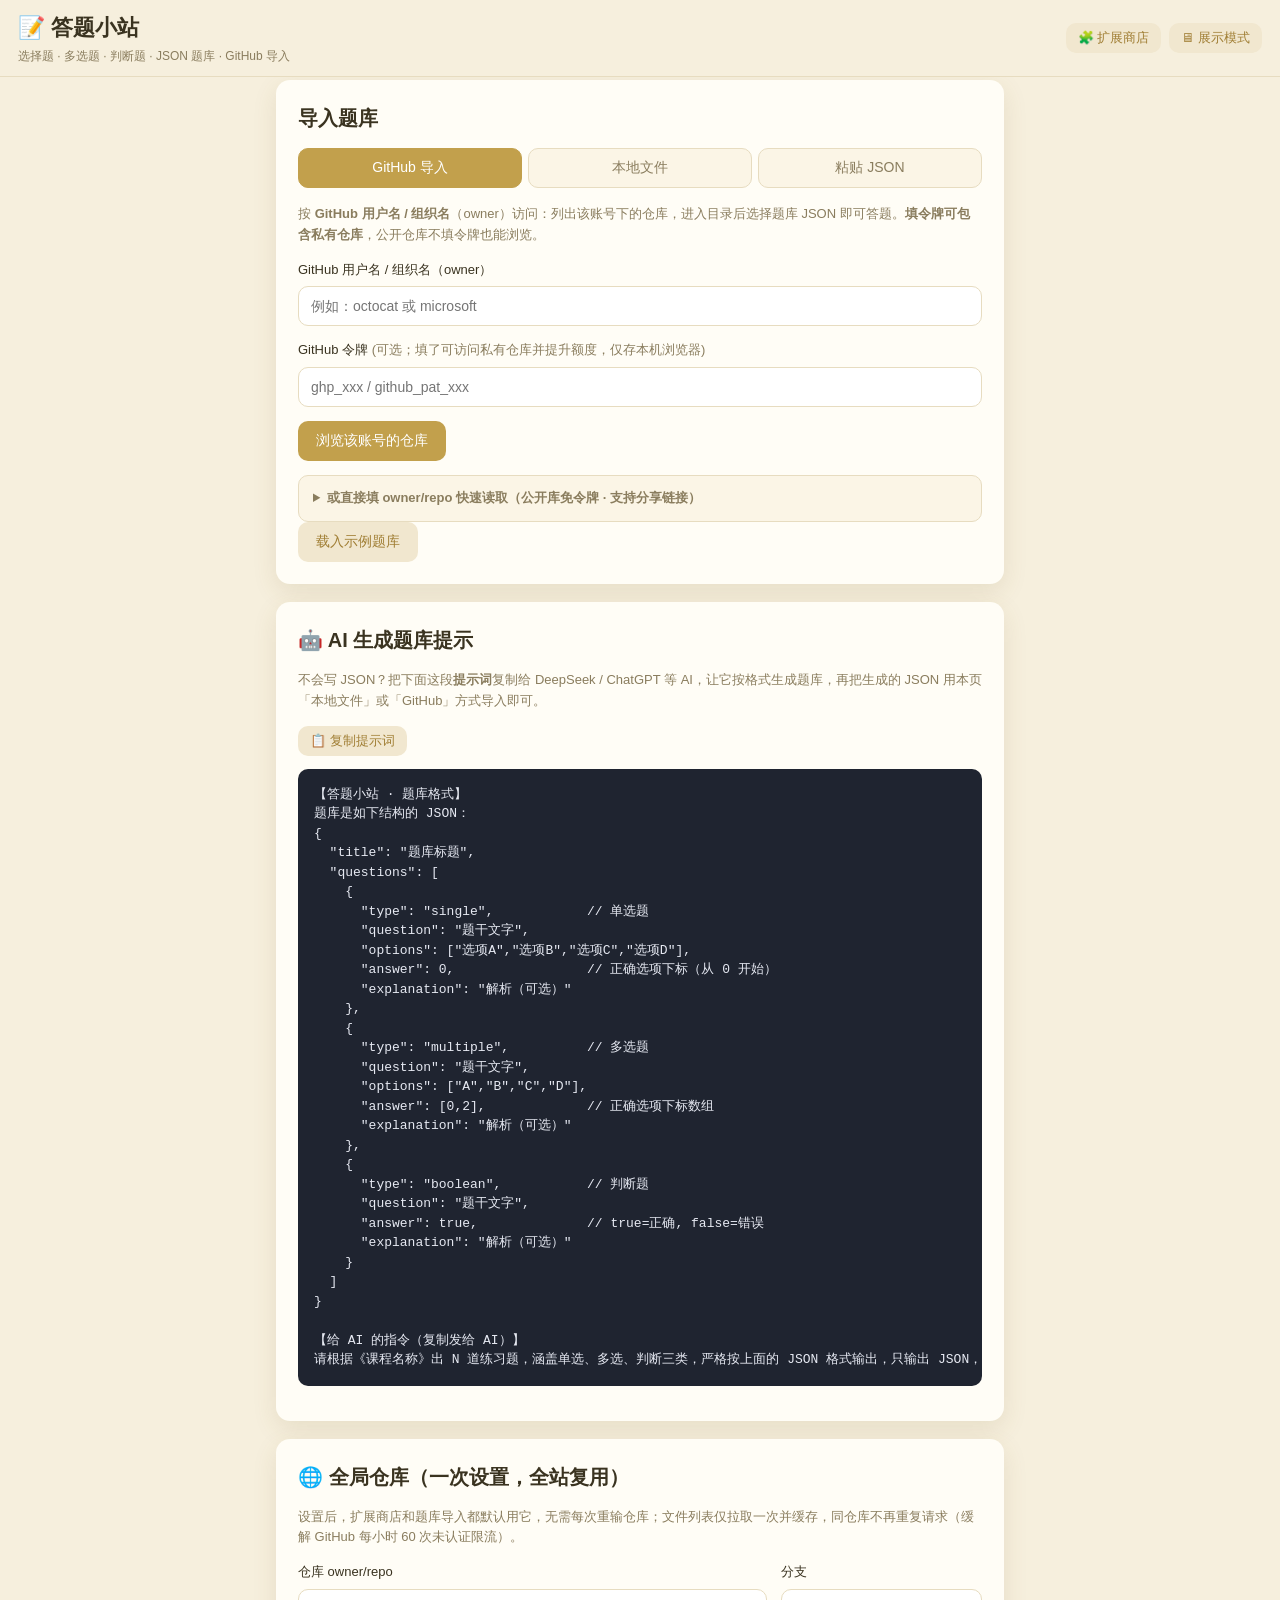
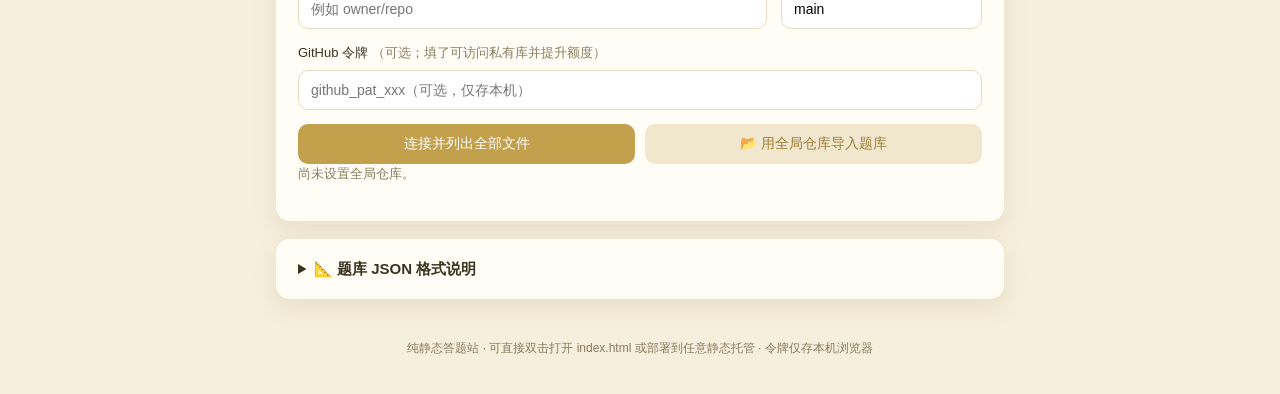
<file: index.html>
<!DOCTYPE html>
<html lang="zh-CN">
<head>
  <meta charset="UTF-8" />
  <meta name="viewport" content="width=device-width, initial-scale=1.0" />
  <title>答题小站 · 选择题 / 判断题</title>
  <link rel="stylesheet" href="styles.css" />
</head>
<body>
  <header class="site-header">
    <div class="header-left">
      <h1>📝 答题小站</h1>
      <p class="subtitle">选择题 · 多选题 · 判断题 · JSON 题库 · GitHub 导入</p>
    </div>
    <div class="header-actions">
      <button class="btn ghost small" id="open-ext-btn">🧩 扩展商店</button>
      <button class="btn ghost small" id="display-btn">🖥 展示模式</button>
    </div>
  </header>

  <main class="container">
    <!-- ========== 导入区 ========== -->
    <section id="import-section" class="card">
      <h2>导入题库</h2>
      <div class="tabs" role="tablist">
        <button class="tab active" data-tab="github" role="tab">GitHub 导入</button>
        <button class="tab" data-tab="file" role="tab">本地文件</button>
        <button class="tab" data-tab="paste" role="tab">粘贴 JSON</button>
      </div>

      <!-- GitHub -->
      <div class="tab-panel active" data-panel="github">
        <!-- 已保存令牌：默认不用，先询问 -->
        <div id="gh-saved" class="saved-token" hidden>
          <span class="saved-text">🔑 检测到本机已保存 GitHub 令牌，是否使用它？（仅用于访问私有库或提升额度，公开库无需令牌）</span>
          <div class="saved-actions">
            <button class="btn primary small" id="gh-use-token">使用该令牌</button>
            <button class="btn ghost small" id="gh-del-token">删除令牌</button>
          </div>
        </div>
        <!-- 直接用名字访问（免令牌，公开库） -->
        <div id="gh-connect">
          <!-- 主流程：按 owner 名字浏览（不预先指定仓库；含私有库需令牌） -->
          <div id="gh-primary">
            <p class="hint">按 <b>GitHub 用户名 / 组织名</b>（owner）访问：列出该账号下的仓库，进入目录后选择题库 JSON 即可答题。<b>填令牌可包含私有仓库</b>，公开仓库不填令牌也能浏览。</p>
            <div class="field">
              <label>GitHub 用户名 / 组织名（owner）</label>
              <input type="text" id="gh-owner" placeholder="例如：octocat 或 microsoft" />
            </div>
            <div class="field">
              <label>GitHub 令牌 <span class="muted">(可选；填了可访问私有仓库并提升额度，仅存本机浏览器)</span></label>
              <input type="password" id="gh-token" placeholder="ghp_xxx / github_pat_xxx" autocomplete="off" />
            </div>
            <button class="btn primary" id="gh-connect-btn">浏览该账号的仓库</button>
          </div>

          <details class="adv">
            <summary>或直接填 owner/repo 快速读取（公开库免令牌 · 支持分享链接）</summary>
            <p class="hint muted">也支持分享链接 <code>?repo=owner/repo</code> 直接打开并加载题库。</p>
            <div class="direct-box">
              <input type="text" id="gh-direct" placeholder="例如：owner/repo 或 owner/repo/quiz.json" />
              <button class="btn ghost" id="gh-direct-btn">直接读取</button>
            </div>
          </details>

          <!-- 多个 JSON 时的选择面板 -->
          <div id="gh-pick" hidden>
            <p class="hint" id="gh-pick-hint"></p>
            <div class="file-tree" id="gh-pick-list"></div>
            <div class="pick-actions">
              <button class="btn success" id="gh-merge-btn">合并全部并答题</button>
              <button class="btn ghost" id="gh-browse-all">浏览全部文件</button>
            </div>
          </div>
        </div>

        <!-- 已连接：浏览 -->
        <div id="gh-browse" hidden>
          <div class="connected-bar">
            <span id="gh-login"></span>
            <button class="btn ghost small" id="gh-logout">断开</button>
          </div>
          <div class="row">
            <div class="field grow">
              <label>仓库</label>
              <select id="gh-repo"></select>
            </div>
            <div class="field">
              <label>分支</label>
              <select id="gh-branch"></select>
            </div>
          </div>
          <div class="field">
            <label>选择题库文件 <span class="muted">(点文件夹进入，点文件选中)</span></label>
            <div class="breadcrumb" id="gh-path"></div>
            <div class="file-tree" id="gh-tree"></div>
          </div>
          <button class="btn primary" id="gh-load">读取选中的题库</button>
        </div>

        <button class="btn ghost" id="gh-sample">载入示例题库</button>
      </div>

      <!-- 本地文件 -->
      <div class="tab-panel" data-panel="file">
        <p class="hint">选择一个 .json 题库文件上传。</p>
        <div class="field">
          <label>JSON 文件</label>
          <input type="file" id="file-input" accept=".json,application/json" />
        </div>
        <button class="btn primary" id="file-load">上传并加载</button>
        <button class="btn ghost" id="file-sample">载入示例题库</button>
      </div>

      <!-- 粘贴 -->
      <div class="tab-panel" data-panel="paste">
        <p class="hint">把题库 JSON 直接粘贴到下方文本框。</p>
        <div class="field">
          <label>JSON 内容</label>
          <textarea id="paste-input" rows="10" placeholder='{"title":"我的题库","questions":[...]}'></textarea>
        </div>
        <button class="btn primary" id="paste-load">解析并加载</button>
      </div>

      <div id="import-error" class="alert error" hidden></div>
    </section>

    <!-- ========== AI 生成题库提示 ========== -->
    <section class="card">
      <h2>🤖 AI 生成题库提示</h2>
      <p class="hint">不会写 JSON？把下面这段<b>提示词</b>复制给 DeepSeek / ChatGPT 等 AI，让它按格式生成题库，再把生成的 JSON 用本页「本地文件」或「GitHub」方式导入即可。</p>
      <div class="ai-prompt-box">
        <button class="btn ghost small" id="ai-copy-btn">📋 复制提示词</button>
        <pre id="ai-prompt" class="code">【答题小站 · 题库格式】
题库是如下结构的 JSON：
{
  "title": "题库标题",
  "questions": [
    {
      "type": "single",            // 单选题
      "question": "题干文字",
      "options": ["选项A","选项B","选项C","选项D"],
      "answer": 0,                 // 正确选项下标（从 0 开始）
      "explanation": "解析（可选）"
    },
    {
      "type": "multiple",          // 多选题
      "question": "题干文字",
      "options": ["A","B","C","D"],
      "answer": [0,2],             // 正确选项下标数组
      "explanation": "解析（可选）"
    },
    {
      "type": "boolean",           // 判断题
      "question": "题干文字",
      "answer": true,              // true=正确, false=错误
      "explanation": "解析（可选）"
    }
  ]
}

【给 AI 的指令（复制发给 AI）】
请根据《课程名称》出 N 道练习题，涵盖单选、多选、判断三类，严格按上面的 JSON 格式输出，只输出 JSON，不要任何额外说明。</pre>
      </div>
    </section>

    <!-- ========== 全局仓库 ========== -->
    <section id="global-repo-section" class="card">
      <h2>🌐 全局仓库（一次设置，全站复用）</h2>
      <p class="hint">设置后，扩展商店和题库导入都默认用它，无需每次重输仓库；文件列表仅拉取一次并缓存，同仓库不再重复请求（缓解 GitHub 每小时 60 次未认证限流）。</p>
      <div class="row">
        <div class="field grow">
          <label>仓库 owner/repo</label>
          <input type="text" id="gr-repo" placeholder="例如 owner/repo" />
        </div>
        <div class="field">
          <label>分支</label>
          <input type="text" id="gr-branch" placeholder="main" />
        </div>
      </div>
      <div class="field">
        <label>GitHub 令牌 <span class="muted">（可选；填了可访问私有库并提升额度）</span></label>
        <input type="password" id="gr-token" placeholder="github_pat_xxx（可选，仅存本机）" autocomplete="off" />
      </div>
      <div class="pick-actions">
        <button class="btn primary" id="gr-connect">连接并列出全部文件</button>
        <button class="btn ghost" id="gr-import">📂 用全局仓库导入题库</button>
        <button class="btn ghost" id="gr-refresh" hidden>🔄 刷新文件列表</button>
      </div>
      <p class="hint" id="gr-status"></p>
    </section>

    <!-- ========== 扩展商店（浮层 / 新界面） ========== -->
    <div id="ext-overlay" class="ext-overlay" hidden>
      <div class="ext-overlay-mask" data-ext-close></div>
      <div class="ext-overlay-box">
        <div class="ext-overlay-head">
          <h2>🧩 扩展商店</h2>
          <button class="btn ghost small" data-ext-close>✕ 关闭</button>
        </div>
        <p class="hint">按需开启扩展：资源均来自你的 GitHub 仓库（免服务器），配置自动保存在本机浏览器。开启后开始答题即可生效。</p>

      <!-- 1. 背景与主题色 -->
      <div class="ext-card" data-ext="bg">
        <div class="ext-head">
          <label class="switch"><input type="checkbox" data-ext-toggle="bg"><span class="slider"></span></label>
          <span class="ext-title">🎨 更多背景与主题色</span>
        </div>
        <p class="ext-desc">从仓库上传背景图，或选择文件夹每 30 秒轮换一张；也可自定义主题色。</p>
        <div class="ext-body" hidden>
          <div class="field">
            <label>背景模式</label>
            <select data-ext-field="bg-mode">
              <option value="image">单张图片</option>
              <option value="folder">文件夹轮换（30 秒/张）</option>
              <option value="color">纯色主题</option>
              <option value="website">网站（填入网址作为背景）</option>
            </select>
          </div>
          <div class="ext-block" data-ext-block="bg-source" hidden>
            <div class="row">
              <button class="btn ghost small" data-ext-pick="bg">从仓库选择…</button>
              <span class="ext-src" data-ext-src="bg">未选择</span>
            </div>
          </div>
          <div class="ext-block" data-ext-block="bg-color" hidden>
            <div class="field">
              <label>主题色（米黄为默认）</label>
              <input type="color" data-ext-field="bg-color" value="#c2a04c" />
            </div>
          </div>
          <div class="ext-block" data-ext-block="bg-website" hidden>
            <div class="field">
              <label>背景网站网址（仅支持 bilibili，全屏嵌入作为背景，纯展示，不挡操作）</label>
              <div class="row">
                <input type="url" data-ext-field="bg-website" placeholder="https://www.bilibili.com" />
                <button class="btn ghost small" data-ext-apply="bg-website">应用</button>
              </div>
              <p class="hint muted">仅允许 bilibili 域名（如 https://www.bilibili.com、https://player.bilibili.com）。部分页面禁止被嵌入（X-Frame-Options / CSP），此时背景不会显示。</p>
            </div>
            <div class="field">
              <label>或：从仓库 JSON 上传网址</label>
              <div class="row">
                <button class="btn ghost small" data-ext-pick="bg-website">📄 从仓库选择 JSON…</button>
                <span class="ext-src" data-ext-src="bg-website">未选择</span>
              </div>
            </div>
            <div class="field">
              <label>或：选择本地 JSON 文件（含 url / website / link 字段）</label>
              <input type="file" id="bg-website-file" accept=".json,application/json" />
            </div>
            <details class="fmt-mini">
              <summary>网址 JSON 格式</summary>
              <pre class="code"><code>{
  "url": "https://www.bilibili.com"   // 也可用 website / link 字段，仅限 bilibili
}</code></pre>
              <p class="hint muted">最简写法：文件内容直接是网址字符串 <code>"https://www.bilibili.com"</code>（仅限 bilibili 域名）</p>
            </details>
            <label class="ext-check">
              <input type="checkbox" data-ext-field="bg-interactive" />
              <span>允许在背景网页中交互（可点击、滚动背景网站）</span>
            </label>
          </div>
        </div>
      </div>

      <!-- 2. 背景音乐 -->
      <div class="ext-card" data-ext="music">
        <div class="ext-head">
          <label class="switch"><input type="checkbox" data-ext-toggle="music"><span class="slider"></span></label>
          <span class="ext-title">🎵 背景音乐附加</span>
        </div>
        <p class="ext-desc">从仓库上传音乐文件；选文件夹则按顺序播放，一首放完自动切下一首。</p>
        <div class="ext-body" hidden>
          <div class="field">
            <label>播放模式</label>
            <select data-ext-field="music-mode">
              <option value="single">单首循环</option>
              <option value="folder">文件夹顺序播放</option>
            </select>
          </div>
          <div class="row">
            <button class="btn ghost small" data-ext-pick="music">从仓库选择…</button>
            <span class="ext-src" data-ext-src="music">未选择</span>
          </div>
        </div>
      </div>

      <!-- 3. LCD 附加 -->
      <div class="ext-card" data-ext="lcd">
        <div class="ext-head">
          <label class="switch"><input type="checkbox" data-ext-toggle="lcd"><span class="slider"></span></label>
          <span class="ext-title">📟 LCD 附加</span>
        </div>
        <p class="ext-desc">在答题界面上方加一块 LCD 像素屏，从仓库上传 JSON 控制滚动内容，滚动速度偏快。</p>
        <div class="ext-body" hidden>
          <div class="row">
            <button class="btn ghost small" data-ext-pick="lcd">从仓库选择 JSON…</button>
            <span class="ext-src" data-ext-src="lcd">未选择</span>
          </div>
          <div class="field">
            <label>滚动速度（越小越快）</label>
            <input type="range" min="4" max="20" step="1" data-ext-field="lcd-speed" value="7" />
            <span class="muted" data-ext-val="lcd-speed">7 秒/轮</span>
          </div>
          <div class="field">
            <label>屏幕不透明度（10% 透明 ~ 100% 不透明）</label>
            <input type="range" min="10" max="100" step="5" data-ext-field="lcd-opacity" value="90" />
            <span class="muted" data-ext-val="lcd-opacity">90%</span>
          </div>
          <details class="fmt-mini">
            <summary>LCD 文本 JSON 格式</summary>
            <pre class="code"><code>{
  "content": "欢迎使用答题小站 ★ 内部滚动通知",
  "lines": ["第一条通知", "第二条通知"]   // 可选；与 content 二选一
}

// 也支持更简写法：
"纯文本一行"
[ "行一", "行二", "行三" ]</code></pre>
            <ul class="fmt-list">
              <li><b>content</b>：字符串，整体滚动</li>
              <li><b>lines</b>：字符串数组，逐条<b>分开</b>滚动（一行滚完再滚下一行，循环）</li>
              <li>最简形式：直接用字符串，或字符串数组</li>
            </ul>
          </details>
        </div>
      </div>

      <!-- 4. 抽取学号 -->
      <div class="ext-card" data-ext="rollcall">
        <div class="ext-head">
          <label class="switch"><input type="checkbox" data-ext-toggle="rollcall"><span class="slider"></span></label>
          <span class="ext-title">🎲 抽取学号</span>
        </div>
        <p class="ext-desc">从仓库上传学号 JSON，随机抽取一个学号，<b>抽过的自动排除</b>（不重复）。可在答题时「下一题前自动抽」，也可手动抽取；配合「🖥 展示模式」投屏使用。</p>
        <div class="ext-body" hidden>
          <div class="row">
            <button class="btn ghost small" data-ext-pick="rollcall">从仓库选择学号 JSON…</button>
            <span class="ext-src" data-ext-src="rollcall">未选择</span>
          </div>
          <div class="field">
            <label>排除名单（逗号分隔，按学号）</label>
            <input type="text" data-ext-field="rollcall-exclude" placeholder="例如：2021003, 2021020" />
          </div>
          <div class="rollcall-actions">
            <button class="btn primary small" id="rc-draw-btn">🎲 抽一个学号</button>
            <span class="muted" id="rc-drawn-count"></span>
          </div>
          <div class="drawn-list" id="rc-drawn-list"></div>
          <details class="fmt-mini">
            <summary>学号 JSON 格式</summary>
            <pre class="code"><code>{
  "ids": ["2021001","2021002","2021003", ...]   // 学号列表（推荐）
}

// 也支持更简写法：
["2021001","2021002", ...]          // 直接字符串数组
{ "names": ["张三","李四", ...] }    // 视为学号标签
{ "rows": [...], "names": [...] }    // 兼容旧座位图写法</code></pre>
          </details>
        </div>
      </div>

      <!-- 5. 自动化答题 -->
      <div class="ext-card" data-ext="autoanswer">
        <div class="ext-head">
          <label class="switch"><input type="checkbox" data-ext-toggle="autoanswer"><span class="slider"></span></label>
          <span class="ext-title">🤖 自动化答题</span>
        </div>
        <p class="ext-desc">题目显示后延迟自动选正确答案，再延迟自动进入下一题。</p>
        <div class="ext-body" hidden>
          <div class="row">
            <div class="field">
              <label>选正确答案延迟（秒）</label>
              <input type="number" min="1" max="120" data-ext-field="autoanswer-answer" value="15" />
            </div>
          <div class="field">
            <label>批改后进入下一题延迟（秒）</label>
            <input type="number" min="1" max="120" data-ext-field="autoanswer-next" value="3" />
          </div>
          </div>
        </div>
      </div>
      </div>
    </div>

    <!-- ========== 答题区 ========== -->
    <section id="quiz-section" class="card" hidden>
      <div class="quiz-top">
        <h2 id="quiz-title">题库</h2>
        <div class="quiz-meta">
          <span id="quiz-progress">第 1 / 1 题</span>
        </div>
      </div>

      <div class="nav-dots" id="nav-dots"></div>

      <div id="question-card" class="question-card">
        <div class="q-head">
          <span class="q-type" id="q-type">单选</span>
          <span class="q-index" id="q-index">Q1</span>
        </div>
        <p class="q-text" id="q-text"></p>
        <div class="q-options" id="q-options"></div>
        <p class="q-explain-hint" id="q-explain-hint" hidden>💡 作答后点「批改」查看解析与对错</p>
        <p class="q-explain" id="q-explain" hidden></p>
      </div>

      <div class="quiz-actions">
        <button class="btn ghost" id="prev-btn">上一题</button>
        <button class="btn warning" id="grade-btn">✓ 批改</button>
        <button class="btn primary" id="next-btn">下一题</button>
        <button class="btn success" id="submit-btn">交卷</button>
      </div>
    </section>

    <!-- ========== 结果区 ========== -->
    <section id="result-section" class="card" hidden>
      <h2>答题结果</h2>
      <div class="score-box">
        <div class="score-num" id="score-num">0 / 0</div>
        <div class="score-rate" id="score-rate">正确率 0%</div>
      </div>
      <div id="review-list" class="review-list"></div>
      <div class="quiz-actions">
        <button class="btn primary" id="retry-btn">再来一次</button>
        <button class="btn ghost" id="change-btn">换题库</button>
      </div>
    </section>

    <!-- ========== 格式说明 ========== -->
    <section class="card collapsible">
      <details>
        <summary>📐 题库 JSON 格式说明</summary>
        <pre class="code"><code>{
  "title": "示例题库",
  "questions": [
    { "type": "single",   "question": "单选题干", "options": ["A","B","C","D"], "answer": 0, "explanation": "可选" },
    { "type": "multiple", "question": "多选题干", "options": ["A","B","C"],    "answer": [0,2], "explanation": "可选" },
    { "type": "boolean",  "question": "判断题干", "answer": true, "explanation": "可选" }
  ]
}</code></pre>
        <ul class="fmt-list">
          <li><b>type</b>：<code>single</code>（单选）/ <code>multiple</code>（多选）/ <code>boolean</code>（判断）</li>
          <li><b>answer</b>：单选为正确选项下标（从 0）；多选取正确下标数组；判断为 <code>true</code>/<code>false</code></li>
          <li>容错：<code>answer</code> 也支持 <code>"A"</code>、<code>"对"</code>、<code>"true"</code> 等文本，会自动归一化</li>
          <li>判断题可省略 <code>options</code>，自动渲染「正确 / 错误」</li>
        </ul>
      </details>
    </section>
  </main>

  <!-- 扩展运行时容器（独立于答题区，展示模式下也可显示） -->
  <div id="lcd-panel" class="lcd-panel" hidden>
    <div class="lcd-screen"><div class="lcd-text" id="lcd-text"></div></div>
  </div>
  <div id="music-bar" class="ext-music-bar" hidden>
    <span class="music-ico">🎵</span>
    <span class="music-name" id="music-name">背景音乐</span>
    <button class="btn ghost small" id="music-toggle">暂停</button>
    <button class="btn ghost small" id="music-stop">停止</button>
  </div>

  <!-- 自动点名浮层 -->
  <div id="rollcall-overlay" class="rollcall-overlay" hidden>
    <div class="rollcall-box">
      <div class="rc-label" id="rc-label">🎲 点名中…</div>
      <div class="rc-roll" id="rc-roll"></div>
      <div class="rc-result" id="rc-result" hidden>
        <div class="rc-name" id="rc-name">—</div>
        <div class="rc-sub" id="rc-sub"></div>
      </div>
    </div>
  </div>

  <!-- GitHub 资源选择器 -->
  <div id="asset-modal" class="modal" hidden>
    <div class="modal-mask" data-modal-close></div>
    <div class="modal-box">
      <h3 id="asset-title">选择资源</h3>
      <div class="modal-gh">
        <input type="password" id="asset-token" placeholder="GitHub 令牌（可选，私有库需要）" autocomplete="off" />
        <input type="text" id="asset-repo" placeholder="owner/repo，例如 octocat/Hello-World" />
        <button class="btn primary small" id="asset-connect">连接</button>
      </div>
      <div id="asset-browse" hidden>
        <div class="row">
          <div class="field grow">
            <label>分支</label>
            <select id="asset-branch"></select>
          </div>
        </div>
        <div class="breadcrumb" id="asset-path"></div>
        <div class="file-tree" id="asset-tree"></div>
        <p class="hint" id="asset-hint">可一层层点文件夹进入，也可点「列出全部文件」一次性列出仓库内所有匹配文件直接选；选当前文件夹请点下方按钮。</p>
        <div class="pick-actions">
          <button class="btn ghost" id="asset-list-all">📂 列出全部文件（含子目录）</button>
          <button class="btn ghost" id="asset-pick-folder">✔ 选择当前文件夹</button>
        </div>
      </div>
      <p class="alert error" id="asset-error" hidden></p>
      <div class="modal-actions">
        <button class="btn ghost" data-modal-close>取消</button>
        <button class="btn primary" id="asset-confirm" disabled>确认选择</button>
      </div>
    </div>
  </div>

  <footer class="site-footer">纯静态答题站 · 可直接双击打开 index.html 或部署到任意静态托管 · 令牌仅存本机浏览器</footer>

  <script src="app.js"></script>
</body>
</html>
</file>
<file: styles.css>
:root {
  /* 米黄色（暖色调）主题 */
  --bg: #f6efdd;
  --card: #fffdf6;
  --primary: #c2a04c;
  --primary-dark: #a07e34;
  --success: #5b9e6c;
  --danger: #d2643f;
  --warn: #e0a93f;
  --text: #3a3320;
  --muted: #8a7d5e;
  --border: #e7dcc0;
  --radius: 14px;
  --shadow: 0 8px 24px rgba(120, 95, 40, 0.12);
}

* { box-sizing: border-box; }

/* hidden 属性必须强制生效（避免被 .modal/.rollcall-overlay 等 display 规则覆盖） */
[hidden] { display: none !important; }

body {
  margin: 0;
  font-family: -apple-system, BlinkMacSystemFont, "Segoe UI", "PingFang SC", "Microsoft YaHei", sans-serif;
  background: var(--bg);
  color: var(--text);
  line-height: 1.6;
  padding-top: 64px;
}
body.lcd-on { padding-top: 128px; }
/* LCD 开启时：标题栏透明化、隐藏标题，仅留右上角按钮浮于 LCD 之上（按钮层级高于 LCD） */
body.lcd-on .site-header { background: transparent; border-bottom: none; pointer-events: none; }
body.lcd-on .site-header .header-left { display: none; }
body.lcd-on .site-header .header-actions { pointer-events: auto; }
body.music-on { padding-bottom: 56px; }

.site-header {
  position: fixed; top: 0; left: 0; right: 0; z-index: 100;
  display: flex; justify-content: space-between; align-items: center;
  padding: 10px 18px; background: var(--bg);
  border-bottom: 1px solid var(--border);
}
.header-left { text-align: left; }
.site-header h1 { margin: 0; font-size: 22px; }
.subtitle { margin: 2px 0 0; color: var(--muted); font-size: 12px; }
.header-actions { display: flex; gap: 8px; flex: none; }

.container {
  max-width: 760px;
  margin: 0 auto;
  padding: 16px;
  display: flex;
  flex-direction: column;
  gap: 18px;
}

.card {
  background: var(--card);
  border-radius: var(--radius);
  box-shadow: var(--shadow);
  padding: 22px;
}
.card h2 { margin: 0 0 14px; font-size: 20px; }

/* tabs */
.tabs { display: flex; gap: 6px; margin-bottom: 16px; flex-wrap: wrap; }
.tab {
  flex: 1;
  min-width: 100px;
  border: 1px solid var(--border);
  background: #fbf5e6;
  color: var(--muted);
  padding: 10px 8px;
  border-radius: 10px;
  cursor: pointer;
  font-size: 14px;
  transition: all .15s;
}
.tab.active { background: var(--primary); color: #fff; border-color: var(--primary); }

.tab-panel { display: none; }
.tab-panel.active { display: block; }

.hint { color: var(--muted); font-size: 13px; margin: 0 0 14px; }

.field { margin-bottom: 14px; display: flex; flex-direction: column; }
.field label { font-size: 13px; margin-bottom: 6px; color: var(--text); }
.field .muted { color: var(--muted); font-weight: 400; }
.field.grow { flex: 1; }
.row { display: flex; gap: 14px; }
.row .field:first-child { width: 38%; }

input[type="text"], input[type="password"], textarea {
  width: 100%;
  border: 1px solid var(--border);
  border-radius: 10px;
  padding: 11px 12px;
  font-size: 14px;
  font-family: inherit;
  background: #fff;
  transition: border-color .15s;
}
input:focus, textarea:focus { outline: none; border-color: var(--primary); }
textarea { resize: vertical; }

/* buttons */
.btn {
  border: none;
  border-radius: 10px;
  padding: 11px 18px;
  font-size: 14px;
  cursor: pointer;
  transition: filter .15s, transform .05s;
  font-family: inherit;
}
.btn:active { transform: translateY(1px); }
.btn.primary { background: var(--primary); color: #fff; }
.btn.primary:hover { filter: brightness(1.05); }
.btn.success { background: var(--success); color: #fff; }
.btn.warning { background: var(--warn); color: #fff; }
.btn.warning:hover { filter: brightness(1.05); }
.btn.ghost { background: #f1e7cf; color: var(--primary-dark); }
.btn.ghost:hover { filter: brightness(0.97); }
#gh-load, #file-load, #paste-load { margin-right: 10px; margin-bottom: 6px; }

/* alert */
.alert { margin-top: 14px; padding: 12px 14px; border-radius: 10px; font-size: 14px; }
.alert.error { background: #fdecec; color: var(--danger); border: 1px solid #f6c9ca; }
/* 报错浮到最上层（含扩展商店浮层内的背景网址校验），确保用户一定看得到 */
.alert.error:not([hidden]) {
  position: fixed; top: 16px; left: 50%; transform: translateX(-50%);
  z-index: 999; max-width: 90vw; box-shadow: 0 6px 20px rgba(0, 0, 0, .18);
}

/* GitHub 浏览 */
.connected-bar {
  display: flex; justify-content: space-between; align-items: center;
  background: #f3ead2; border: 1px solid #e0d2ab; border-radius: 10px;
  padding: 10px 14px; margin-bottom: 16px; font-size: 14px;
}
.connected-bar b { color: var(--primary-dark); }
.btn.small { padding: 6px 12px; font-size: 13px; }

select {
  width: 100%;
  border: 1px solid var(--border);
  border-radius: 10px;
  padding: 11px 12px;
  font-size: 14px;
  font-family: inherit;
  background: #fff;
  color: var(--text);
  cursor: pointer;
}
select:focus { outline: none; border-color: var(--primary); }
#gh-branch { min-width: 130px; }

.breadcrumb {
  display: flex; flex-wrap: wrap; align-items: center; gap: 2px;
  font-size: 13px; color: var(--muted); margin-bottom: 8px;
}
.breadcrumb .crumb { cursor: pointer; color: var(--primary-dark); padding: 2px 4px; border-radius: 6px; }
.breadcrumb .crumb:hover { background: #eef2ff; }
.breadcrumb .crumb-sep { color: var(--muted); }

.file-tree {
  border: 1px solid var(--border);
  border-radius: 10px;
  max-height: 280px;
  overflow: auto;
  background: #fff;
}
.tree-row {
  display: flex; align-items: center;
  padding: 10px 14px;
  border-bottom: 1px solid #f1f3fa;
  cursor: pointer; font-size: 14px;
  transition: background .12s;
}
.tree-row:last-child { border-bottom: none; }
.tree-row:hover { background: #f8f0dc; }
.tree-row.is-file.selected { background: #f1e7cf; box-shadow: inset 3px 0 0 var(--primary); }
.tree-row.is-dir .tree-label { font-weight: 600; }
.tree-label { word-break: break-all; }
.tree-empty { padding: 16px; color: var(--muted); font-size: 14px; text-align: center; }

/* quiz */
.quiz-top { display: flex; justify-content: space-between; align-items: baseline; }
.quiz-top h2 { margin: 0; }
.quiz-meta { color: var(--muted); font-size: 14px; }

.nav-dots { display: flex; flex-wrap: wrap; gap: 8px; margin: 16px 0; }
.nav-dot {
  width: 34px; height: 34px;
  border-radius: 50%;
  border: 1px solid var(--border);
  background: #fff;
  cursor: pointer;
  font-size: 13px;
  color: var(--muted);
  display: flex; align-items: center; justify-content: center;
  transition: all .15s;
}
.nav-dot.answered { background: #f3ead2; color: var(--primary-dark); border-color: #e0d2ab; }
.nav-dot.current { border-color: var(--primary); box-shadow: 0 0 0 2px rgba(194,160,76,.28); }
.nav-dot.correct { background: #e6f7ef; color: var(--success); border-color: #b7e6d2; }
.nav-dot.wrong { background: #fbe6dd; color: var(--danger); border-color: #f3cabb; }

.question-card { background: #fffdf6; border: 1px solid var(--border); border-radius: 12px; padding: 18px; }
.q-head { display: flex; gap: 10px; align-items: center; margin-bottom: 10px; }
.q-type {
  background: var(--primary); color: #fff; font-size: 12px;
  padding: 3px 10px; border-radius: 20px;
}
.q-type.t-multiple { background: #8a5cf6; }
.q-type.t-boolean { background: #f59e0b; }
.q-index { color: var(--muted); font-size: 13px; }
.q-text { font-size: 17px; margin: 4px 0 16px; font-weight: 600; }

.q-options { display: flex; flex-direction: column; gap: 10px; }
.opt {
  display: flex; align-items: center; gap: 12px;
  border: 1px solid var(--border); border-radius: 10px;
  padding: 12px 14px; cursor: pointer; font-size: 15px;
  transition: all .12s; background: #fff;
}
.opt:hover { border-color: #d8c79a; }
.opt.selected { border-color: var(--primary); background: #f6edd6; }
.opt.correct { border-color: var(--success); background: #e6f7ef; }
.opt.wrong { border-color: var(--danger); background: #fbe6dd; }
.opt .marker {
  width: 26px; height: 26px; flex: none;
  border-radius: 50%; border: 2px solid var(--border);
  display: flex; align-items: center; justify-content: center;
  font-size: 13px; color: var(--muted); background: #fff;
}
.opt.checkbox .marker { border-radius: 7px; }
.opt.selected .marker { border-color: var(--primary); background: var(--primary); color: #fff; }
.opt.correct .marker { border-color: var(--success); background: var(--success); color: #fff; }
.opt.wrong .marker { border-color: var(--danger); background: var(--danger); color: #fff; }

.bool-btns { display: flex; gap: 12px; }
.bool-btn {
  flex: 1; padding: 18px; border-radius: 12px;
  border: 1px solid var(--border); background: #fff;
  font-size: 18px; cursor: pointer; transition: all .12s;
}
.bool-btn:hover { border-color: #d8c79a; }
.bool-btn.selected { border-color: var(--primary); background: #f6edd6; color: var(--primary-dark); font-weight: 700; }
.bool-btn.correct { border-color: var(--success); background: #e6f7ef; color: var(--success); }
.bool-btn.wrong { border-color: var(--danger); background: #fbe6dd; color: var(--danger); }

.q-explain {
  margin: 14px 0 0; padding: 12px 14px;
  background: #fff8ec; border: 1px solid #f6e3bf;
  border-radius: 10px; font-size: 14px; color: #8a6d2f;
}
.q-explain b { color: #6b541d; }
.q-explain-hint {
  margin: 14px 0 0; padding: 10px 14px;
  background: #faf4e4; border: 1px dashed #e7d6ad;
  border-radius: 10px; font-size: 13px; color: var(--muted);
}

.quiz-actions { display: flex; gap: 10px; margin-top: 16px; flex-wrap: wrap; }
.quiz-actions .btn { flex: 1; min-width: 90px; }

/* result */
.score-box { text-align: center; padding: 18px; background: #f6edd6; border-radius: 12px; margin-bottom: 18px; }
.score-num { font-size: 34px; font-weight: 800; color: var(--primary-dark); }
.score-rate { color: var(--muted); margin-top: 4px; }

.review-list { display: flex; flex-direction: column; gap: 14px; }
.review-item { border: 1px solid var(--border); border-radius: 12px; padding: 14px 16px; }
.review-item .rv-head { display: flex; gap: 10px; align-items: center; margin-bottom: 8px; }
.rv-badge { font-size: 12px; padding: 2px 9px; border-radius: 20px; }
.rv-badge.ok { background: #e6f7ef; color: var(--success); }
.rv-badge.no { background: #fdecec; color: var(--danger); }
.rv-q { font-weight: 600; }
.rv-detail { font-size: 14px; color: var(--muted); }
.rv-detail .ok { color: var(--success); }
.rv-detail .no { color: var(--danger); }
.rv-explain { font-size: 13px; color: #8a6d2f; margin-top: 6px; background: #fff8ec; padding: 8px 10px; border-radius: 8px; }

/* collapsible */
.collapsible { padding: 0; }
.collapsible summary { padding: 18px 22px; cursor: pointer; font-weight: 600; font-size: 15px; }
.collapsible .code, .collapsible .fmt-list { margin: 0 22px 22px; }
.code {
  background: #1f2430; color: #e6e9f2; padding: 16px;
  border-radius: 10px; overflow: auto; font-size: 13px; line-height: 1.5;
}
.fmt-list { color: var(--muted); font-size: 14px; }
.fmt-list code { background: #f1e7cf; padding: 1px 6px; border-radius: 5px; color: var(--primary-dark); }

.site-footer { text-align: center; color: var(--muted); font-size: 12px; padding: 24px 16px 36px; }

/* 直接用名字访问 */
.direct-box { display: flex; gap: 10px; margin-top: 12px; }
.direct-box input { flex: 1; }
.adv { margin-top: 14px; border: 1px solid var(--border); border-radius: 10px; padding: 0 14px; background: #fbf5e6; }
.adv summary { padding: 12px 0; cursor: pointer; font-size: 13px; color: var(--muted); font-weight: 600; }
.adv summary:hover { color: var(--primary-dark); }
.adv .field { margin-top: 4px; }

/* 已保存令牌：先询问再使用 */
.saved-token {
  display: flex; flex-direction: column; gap: 10px;
  background: #fff7e6; border: 1px solid #ffd591; border-radius: 10px;
  padding: 12px 14px; margin-bottom: 14px;
}
.saved-token .saved-text { font-size: 13.5px; color: #874d00; line-height: 1.5; }
.saved-actions { display: flex; gap: 8px; flex-wrap: wrap; }
.pick-actions { display: flex; gap: 10px; margin-top: 12px; flex-wrap: wrap; }
.pick-actions .btn { flex: 1; min-width: 120px; }

/* ===================== 扩展商店 ===================== */
.ext-card {
  border: 1px solid var(--border);
  border-radius: 12px;
  padding: 14px 16px;
  margin-bottom: 14px;
  background: #fffdf6;
}
.ext-card:last-child { margin-bottom: 0; }
.ext-head { display: flex; align-items: center; gap: 12px; }
.ext-title { font-weight: 700; font-size: 16px; }
.ext-desc { color: var(--muted); font-size: 13px; margin: 8px 0 0 46px; }
.ext-body { margin: 14px 0 2px 46px; }
.ext-block { margin-bottom: 12px; }
.ext-src { font-size: 13px; color: var(--primary-dark); align-self: center; word-break: break-all; }

/* 开关 */
.switch { position: relative; display: inline-block; width: 44px; height: 24px; flex: none; }
.switch input { opacity: 0; width: 0; height: 0; }
.switch .slider {
  position: absolute; inset: 0; cursor: pointer;
  background: #d9cfb4; border-radius: 24px; transition: .2s;
}
.switch .slider::before {
  content: ""; position: absolute; height: 18px; width: 18px;
  left: 3px; bottom: 3px; background: #fff; border-radius: 50%; transition: .2s;
}
.switch input:checked + .slider { background: var(--primary); }
.switch input:checked + .slider::before { transform: translateX(20px); }

.fmt-mini { margin-top: 8px; }
.fmt-mini summary { cursor: pointer; font-size: 13px; color: var(--muted); }
.fmt-mini .code { font-size: 12px; margin: 8px 0 0; }

/* LCD 像素屏：移到最顶部；层级在顶部按钮之下（按钮浮于其上） */
.lcd-panel { position: fixed; top: 0; left: 0; right: 0; z-index: 90; margin: 0; padding: 10px 16px; }
.lcd-screen {
  background: #0c1f12;
  border: 3px solid #2a3b2e;
  border-radius: 10px;
  padding: 10px 14px;
  overflow: hidden;
  position: relative;
  box-shadow: inset 0 0 18px rgba(0,0,0,.6);
}
.lcd-screen::after {
  content: ""; position: absolute; inset: 0; pointer-events: none;
  background: repeating-linear-gradient(0deg, rgba(0,0,0,.18) 0 1px, transparent 1px 3px);
}
.lcd-text {
  white-space: nowrap;
  font-family: "Courier New", ui-monospace, monospace;
  font-weight: 700;
  font-size: 22px;
  letter-spacing: 2px;
  color: #6dff8a;
  text-shadow: 0 0 6px rgba(109,255,138,.8);
  display: inline-block;
  will-change: transform;
  animation: lcd-scroll linear infinite;
}
.lcd-screen .lcd-text { animation-duration: 7s; }
@keyframes lcd-scroll {
  from { transform: translateX(100%); }
  to   { transform: translateX(-100%); }
}

/* 背景音乐条 */
.ext-music-bar {
  position: fixed; left: 0; right: 0; bottom: 0; z-index: 80;
  display: flex; align-items: center; gap: 10px;
  background: #f3ead2; border-top: 1px solid #e0d2ab;
  padding: 8px 12px; font-size: 13px;
}
.ext-music-bar .music-name { flex: 1; color: var(--primary-dark); word-break: break-all; }

/* 自动点名浮层 */
.rollcall-overlay {
  position: fixed; inset: 0; z-index: 200;
  background: rgba(40, 33, 15, .55);
  display: flex; align-items: center; justify-content: center;
  animation: rc-fade .2s ease;
}
@keyframes rc-fade { from { opacity: 0; } to { opacity: 1; } }
.rollcall-box {
  background: #fffdf6; border-radius: 16px; padding: 26px 40px;
  text-align: center; box-shadow: var(--shadow); min-width: 220px;
  border: 2px solid var(--primary);
}
.rc-label { color: var(--muted); font-size: 14px; margin-bottom: 8px; }
.rc-name { font-size: 34px; font-weight: 800; color: var(--primary-dark); }
.rc-sub { color: var(--muted); font-size: 13px; margin-top: 6px; }
/* 选人滚动动画 */
.rc-roll {
  font-size: 40px; font-weight: 800; color: var(--primary-dark);
  min-height: 56px; line-height: 1.3; letter-spacing: 3px;
  transition: transform .07s ease;
}
.rc-roll.tick { transform: scale(1.06); }
.rc-result { animation: rc-pop .25s ease; }
@keyframes rc-pop { from { transform: scale(.8); opacity: 0; } to { transform: scale(1); opacity: 1; } }

/* 座位图 */
.seat-panel {
  margin: 0 0 14px; border: 1px solid var(--border); border-radius: 12px;
  padding: 8px 14px; background: #fffdf6;
}
.seat-panel > summary {
  cursor: pointer; font-weight: 600; color: var(--primary-dark);
  list-style: none; padding: 4px 0;
}
.seat-panel > summary::-webkit-details-marker { display: none; }
.seat-panel > summary::before { content: '▸ '; }
.seat-panel[open] > summary::before { content: '▾ '; }
.seat-chart { display: flex; flex-direction: column; gap: 10px; margin-top: 10px; }
.seat-row { display: flex; gap: 8px; flex-wrap: wrap; align-items: stretch; }
.seat {
  min-width: 76px; padding: 8px 10px; border: 1px solid var(--border);
  border-radius: 10px; background: #fff; text-align: center;
  transition: all .2s;
}
.seat .seat-name { display: block; font-weight: 600; color: var(--text); }
.seat .seat-label { display: block; font-size: 11px; color: var(--muted); margin-top: 2px; }
.seat.picked {
  background: #efe9d8; color: #9a9078; border-color: #d8cfb4;
  text-decoration: line-through; opacity: .65;
}
.seat-aisle { width: 16px; align-self: stretch; }

/* 模态框 */
.modal { position: fixed; inset: 0; z-index: 300; display: flex; align-items: center; justify-content: center; }
.modal-mask { position: absolute; inset: 0; background: rgba(40, 33, 15, .5); }
.modal-box {
  position: relative; z-index: 1;
  background: #fffdf6; border-radius: 14px; box-shadow: var(--shadow);
  width: min(560px, 92vw); max-height: 86vh; overflow: auto; padding: 20px 22px;
}
.modal-box h3 { margin: 0 0 14px; }
.modal-gh { display: flex; gap: 8px; margin-bottom: 14px; flex-wrap: wrap; }
.modal-gh input { flex: 1; min-width: 140px; }
.modal-actions { display: flex; gap: 10px; justify-content: flex-end; margin-top: 14px; }
.modal-actions .btn { min-width: 100px; }
#asset-pick-folder { width: 100%; }
#asset-error { margin-top: 10px; }

/* 扩展商店浮层（新界面） */
.ext-overlay {
  position: fixed; inset: 0; z-index: 150;
  display: flex; align-items: center; justify-content: center;
}
.ext-overlay-mask { position: absolute; inset: 0; background: rgba(40, 33, 15, .5); }
.ext-overlay-box {
  position: relative; z-index: 1;
  background: var(--card); border-radius: var(--radius); box-shadow: var(--shadow);
  width: min(900px, 94vw); max-height: 90vh; overflow: auto; padding: 18px 22px;
}
.ext-overlay-head { display: flex; justify-content: space-between; align-items: center; margin-bottom: 6px; }
.ext-overlay-head h2 { margin: 0; font-size: 20px; }

/* 网站背景（iframe 全屏，纯展示，点击穿透） */
.bg-website-frame {
  position: fixed; inset: 0; width: 100%; height: 100%;
  border: 0; z-index: -1; pointer-events: none;
}
/* 可交互背景：允许在背景网页内点击/滚动。
   注意：不能留在 -1（会被 body 背景盖住、点不到），改为 0 并让页面内容浮在其上。
   主内容容器本身要 pointer-events:none，只让卡片拦截点击，四周空白即可操作背景。 */
.bg-website-frame.interactive { z-index: 0; pointer-events: auto; }
body.bg-interactive main.container,
body.bg-interactive .site-footer { position: relative; z-index: 1; }
body.bg-interactive main.container > * { background: rgba(255, 253, 246, .9); backdrop-filter: blur(2px); }
body.bg-interactive .site-header { z-index: 100; }

/* 网站背景时：隐藏顶部标题条（上面那一条），仅保留右上角按钮。
   标题隐藏、背景透明无边框，按钮可点击，其余区域穿透到背景网页，方便交互/搜索。 */
body.bg-website .site-header {
  background: transparent;
  border-bottom: none;
  pointer-events: none;
}
body.bg-website .site-header .header-left { display: none; }
body.bg-website .site-header .header-actions { pointer-events: auto; }
/* 让浮在背景上的按钮更清晰 */
body.bg-website .site-header .btn.ghost { box-shadow: 0 2px 8px rgba(0,0,0,.25); }

/* 复选框行 */
.ext-check { display: flex; align-items: flex-start; gap: 8px; margin: 8px 0; font-size: 13px; color: var(--text); cursor: pointer; }
.ext-check input { margin-top: 3px; accent-color: var(--primary); width: 15px; height: 15px; flex: none; }

/* 抽取学号：手动抽取与已抽列表 */.rollcall-actions { display: flex; align-items: center; gap: 12px; margin: 10px 0; }
.drawn-list { display: flex; flex-wrap: wrap; gap: 6px; margin: 8px 0; }
.drawn-chip {
  display: inline-block; padding: 3px 9px; border-radius: 999px;
  background: #efe6cf; color: #6b541d; font-size: 12px; border: 1px solid #e0d2ab;
}

/* 展示模式：隐藏除扩展浮层外的一切内容（含 AI 提示卡），只留顶部按钮与扩展浮层 */
body.display-mode .subtitle { display: none; }
body.display-mode .container > *:not(#ext-overlay) { display: none !important; }
body.display-mode .site-footer { display: none !important; }

@media (max-width: 520px) {
  .row { flex-direction: column; gap: 0; }
  .row .field:first-child { width: 100%; }
  .quiz-actions .btn { min-width: 0; }
  .ext-desc, .ext-body { margin-left: 0; }
  .header-actions .btn { font-size: 12px; padding: 6px 8px; }
}
</file>
